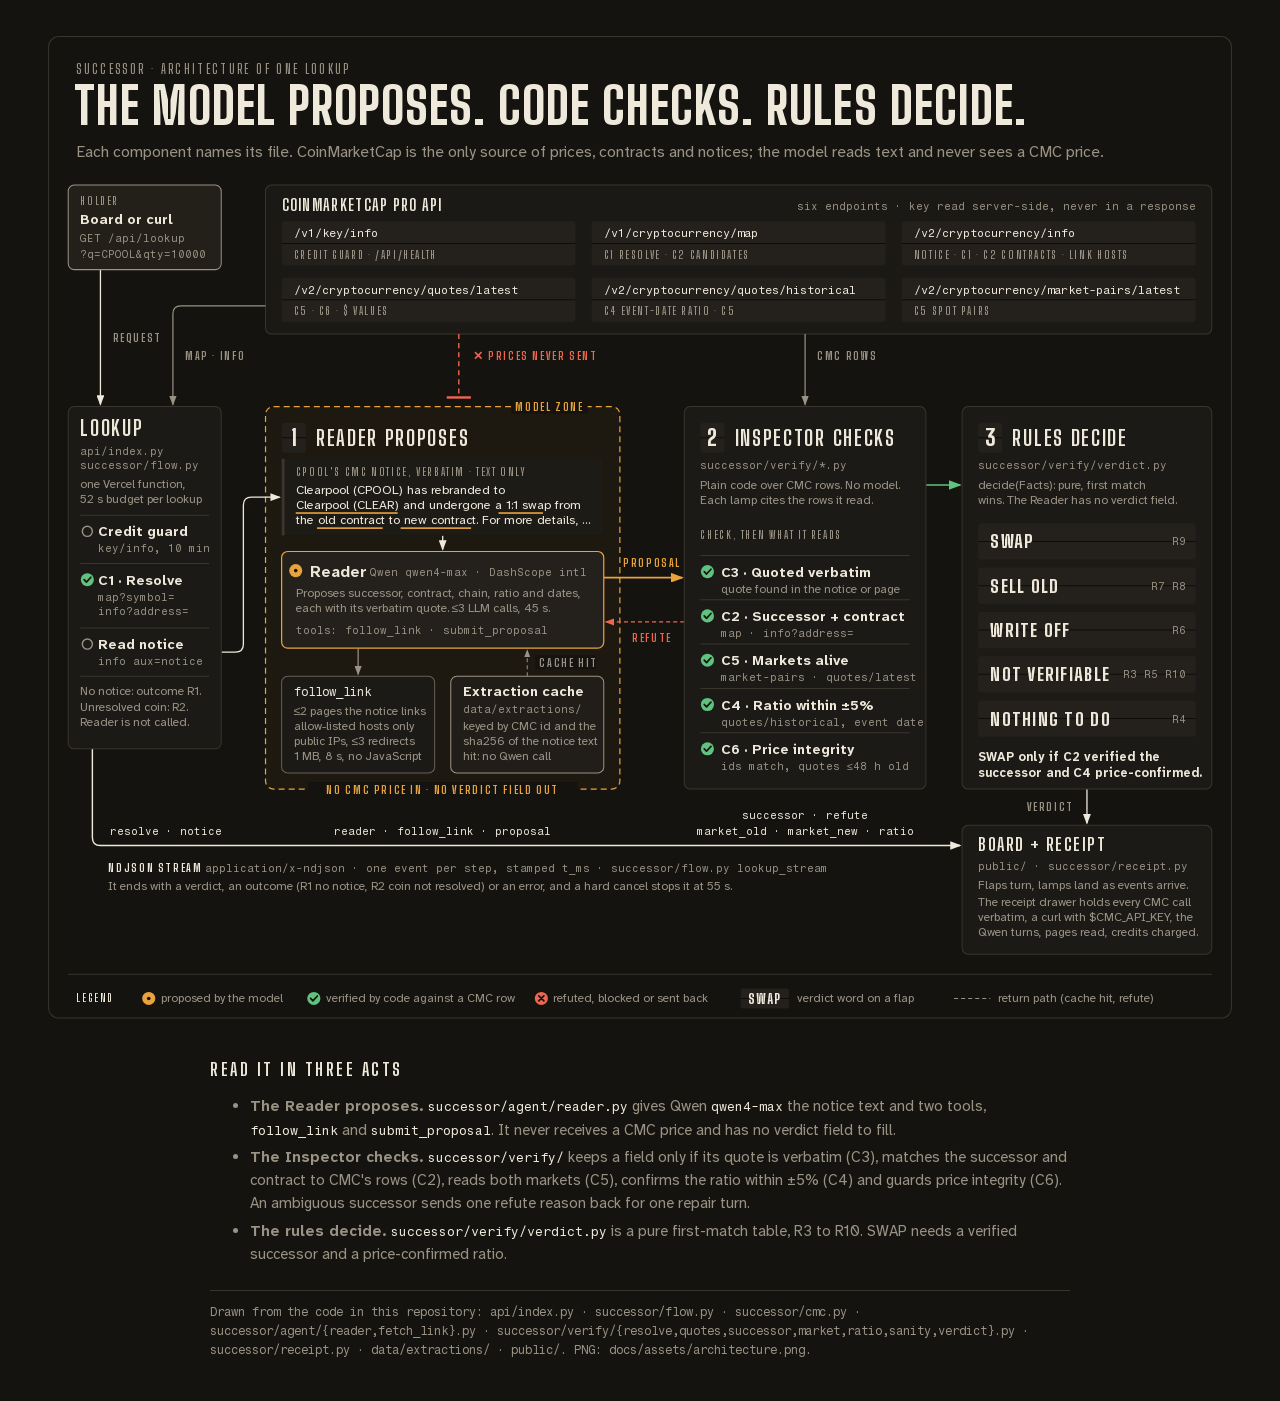
<file: docs/architecture.html>
<!doctype html>
<html lang="en">
<head>
<meta charset="utf-8">
<meta name="viewport" content="width=device-width, initial-scale=1">
<title>Successor architecture</title>
<meta name="description" content="How one Successor lookup works: the Reader (Qwen qwen4-max) proposes from CoinMarketCap's notice text, plain code checks every field against CMC rows, and a pure rule table picks the verdict.">
<style>
/* Big Shoulders Display, Atkinson Hyperlegible Next and Fragment Mono: SIL Open Font License 1.1, latin subsets, embedded so the file needs no network */
@font-face { font-family: 'Big Shoulders Display'; font-weight: 100 900; font-style: normal; src: url([data-uri]) format('woff2'); }
@font-face { font-family: 'Atkinson Hyperlegible Next'; font-weight: 200 800; font-style: normal; src: url([data-uri]) format('woff2'); }
@font-face { font-family: 'Fragment Mono'; font-weight: 400; font-style: normal; src: url([data-uri]) format('woff2'); }
:root {
  --bg: #15130F; --flap: #24211C; --hinge: #0D0C0A; --ink: #EFE9DC; --muted: #9A9284; --rule: #3A352D;
  --before: #E8A33D; --after: #5FC27E; --refuted: #EE6650;
  --font-display: "Big Shoulders Display", "Oswald", "Arial Narrow", sans-serif;
  --font-body: "Atkinson Hyperlegible Next", "Atkinson Hyperlegible", "Verdana", sans-serif;
  --font-data: "Fragment Mono", "Menlo", monospace;
}
* { box-sizing: border-box; }
html, body { margin: 0; background: var(--bg); color: var(--ink); }
body { font: 16px/1.55 var(--font-body); }
main { max-width: 1240px; margin: 0 auto; padding: 24px 16px 40px; }
.diagram-container { width: 100%; overflow-x: auto; }
svg { width: 100%; min-width: 1200px; display: block; }
.notes { max-width: 860px; margin: 28px auto 0; color: var(--muted); font-size: 15px; }
.notes h2 { font: 700 18px/1.2 var(--font-display); letter-spacing: .14em; text-transform: uppercase; color: var(--ink); margin: 0 0 10px; }
.notes code { font: 13px var(--font-data); color: var(--ink); }
.notes li { margin: 4px 0; }
footer { max-width: 860px; margin: 24px auto 0; padding-top: 12px; border-top: 1px solid var(--rule); color: var(--muted); font: 12px/1.6 var(--font-data); }
@media print { .diagram-container { overflow-x: visible; } svg { min-width: 0; } }

/* diagram roles */
.d-eb   { font: 600 13px var(--font-display); letter-spacing: .18em; fill: var(--muted); }
.d-ttl  { font: 800 50px var(--font-display); letter-spacing: .02em; fill: var(--ink); }
.d-sub  { font: 400 15.5px var(--font-body); fill: var(--muted); }
.d-h    { font: 700 21px var(--font-display); letter-spacing: .08em; fill: var(--ink); }
.d-num  { font: 800 22px var(--font-display); fill: var(--ink); }
.d-nm   { font: 700 14px var(--font-body); fill: var(--ink); }
.d-nm16 { font: 700 16px var(--font-body); fill: var(--ink); }
.d-tx   { font: 400 12px var(--font-body); fill: var(--muted); }
.d-tx-ink { font: 400 12.5px var(--font-body); fill: var(--ink); }
.d-gate { font: 700 12.5px var(--font-body); fill: var(--ink); }
.d-mono { font: 400 10.5px var(--font-data); fill: var(--muted); }
.d-mono-ink { font: 400 12px var(--font-data); fill: var(--ink); }
.d-path { font: 400 11.5px var(--font-data); fill: var(--ink); }
.d-tag  { font: 600 11.5px var(--font-display); letter-spacing: .14em; fill: var(--muted); }
.d-lab  { font: 700 11.5px var(--font-display); letter-spacing: .14em; fill: var(--muted); }
.d-blade { font: 800 18px var(--font-display); letter-spacing: .07em; fill: var(--ink); }
.d-ev   { font: 400 10.5px var(--font-data); fill: var(--ink); }
</style>
</head>
<body>
<main>
<div class="diagram-container">
<svg viewBox="0 0 1200 1000" xmlns="http://www.w3.org/2000/svg" role="img" aria-labelledby="architecture-title architecture-desc">
  <title id="architecture-title">Successor: how one lookup works</title>
  <desc id="architecture-desc">A holder's GET /api/lookup is resolved against CoinMarketCap; the Reader (Qwen qwen4-max) reads only the notice text and proposes the successor with verbatim quotes; plain code checks C3, C2, C5, C4 and C6 against CMC rows from six endpoints; a pure rule table picks SWAP, SELL OLD, WRITE OFF, NOT VERIFIABLE or NOTHING TO DO; every step streams as NDJSON to the board and its receipt drawer. CMC prices never reach the model and the model has no verdict field.</desc>
  <defs>
    <marker id="architecture-arrow" markerWidth="8" markerHeight="6" refX="7" refY="3" orient="auto"><polygon points="0 0, 8 3, 0 6" fill="#9A9284"/></marker>
    <marker id="architecture-arrow-ink" markerWidth="8" markerHeight="6" refX="7" refY="3" orient="auto"><polygon points="0 0, 8 3, 0 6" fill="#EFE9DC"/></marker>
    <marker id="architecture-arrow-before" markerWidth="8" markerHeight="6" refX="7" refY="3" orient="auto"><polygon points="0 0, 8 3, 0 6" fill="#E8A33D"/></marker>
    <marker id="architecture-arrow-after" markerWidth="8" markerHeight="6" refX="7" refY="3" orient="auto"><polygon points="0 0, 8 3, 0 6" fill="#5FC27E"/></marker>
    <marker id="architecture-arrow-refuted" markerWidth="8" markerHeight="6" refX="7" refY="3" orient="auto"><polygon points="0 0, 8 3, 0 6" fill="#EE6650"/></marker>
  </defs>

  <!-- ground + board frame -->
  <rect width="1200" height="1000" fill="#15130F"/>
  <rect x="12.5" y="12.5" width="1175" height="975" rx="10" fill="none" stroke="#3A352D"/>

  <!-- ===== header ===== -->
  <text class="d-eb" x="40" y="50">SUCCESSOR · ARCHITECTURE OF ONE LOOKUP</text>
  <text class="d-ttl" x="38" y="100">THE MODEL PROPOSES. CODE CHECKS. RULES DECIDE.</text>
  <text class="d-sub" x="40" y="132">Each component names its file. CoinMarketCap is the only source of prices, contracts and notices; the model reads text and never sees a CMC price.</text>

  <!-- ===== zones (drawn first) ===== -->
  <!-- CMC band -->
  <rect x="228" y="160" width="940" height="148" rx="6" fill="#EFE9DC" fill-opacity="0.025" stroke="#3A352D"/>
  <!-- model zone: dashed amber boundary -->
  <rect x="228" y="380" width="352" height="380" rx="8" fill="#E8A33D" fill-opacity="0.035" stroke="#E8A33D" stroke-width="1.2" stroke-dasharray="6,4"/>
  <rect x="472" y="373" width="76" height="14" fill="#15130F"/>
  <text class="d-lab" x="510" y="384.5" text-anchor="middle" fill="#E8A33D" style="fill:#E8A33D">MODEL ZONE</text>
  <rect x="270" y="753" width="268" height="14" fill="#15130F"/>
  <text class="d-lab" x="404" y="764.5" text-anchor="middle" style="fill:#E8A33D">NO CMC PRICE IN · NO VERDICT FIELD OUT</text>

  <!-- ===== connectors (before nodes) ===== -->
  <!-- holder -> lookup -->
  <line x1="64" y1="244" x2="64" y2="378" stroke="#EFE9DC" stroke-width="1.3" marker-end="url(#architecture-arrow-ink)"/>
  <rect x="72" y="304" width="52" height="14" fill="#15130F"/>
  <text class="d-lab" x="76" y="315.5">REQUEST</text>
  <!-- CMC band -> lookup (map, info) -->
  <path d="M228,280 H144 Q136,280 136,288 V378" fill="none" stroke="#9A9284" stroke-width="1.2" marker-end="url(#architecture-arrow)"/>
  <rect x="144" y="322" width="68" height="14" fill="#15130F"/>
  <text class="d-lab" x="148" y="333.5">MAP · INFO</text>
  <!-- forbidden: prices -> model zone, stopped at the boundary -->
  <line x1="420" y1="308" x2="420" y2="370" stroke="#EE6650" stroke-width="1.4" stroke-dasharray="5,4"/>
  <line x1="408" y1="371" x2="432" y2="371" stroke="#EE6650" stroke-width="2.4"/>
  <rect x="430" y="322" width="118" height="14" fill="#15130F"/>
  <text class="d-lab" x="434" y="333.5" style="fill:#EE6650">✕ PRICES NEVER SENT</text>
  <!-- CMC band -> inspector -->
  <line x1="764" y1="308" x2="764" y2="378" stroke="#9A9284" stroke-width="1.2" marker-end="url(#architecture-arrow)"/>
  <rect x="772" y="322" width="64" height="14" fill="#15130F"/>
  <text class="d-lab" x="776" y="333.5">CMC ROWS</text>
  <!-- lookup (read notice) -> notice card -->
  <path d="M184,624 H198 Q206,624 206,616 V478 Q206,470 214,470 H242" fill="none" stroke="#EFE9DC" stroke-width="1.3" marker-end="url(#architecture-arrow-ink)"/>
  <!-- notice -> reader -->
  <line x1="404" y1="508" x2="404" y2="522" stroke="#EFE9DC" stroke-width="1.3" marker-end="url(#architecture-arrow-ink)"/>
  <!-- reader -> follow_link -->
  <line x1="320" y1="620" x2="320" y2="646" stroke="#9A9284" stroke-width="1.2" marker-end="url(#architecture-arrow)"/>
  <!-- cache hit -> reader (return, dashed) -->
  <line x1="488" y1="648" x2="488" y2="622" stroke="#9A9284" stroke-width="1" stroke-dasharray="4,3" marker-end="url(#architecture-arrow)"/>
  <rect x="496" y="627" width="60" height="14" fill="#15130F"/>
  <text class="d-lab" x="500" y="638.5">CACHE HIT</text>
  <!-- reader -> inspector: the proposal (amber = proposed) -->
  <line x1="564" y1="550" x2="642" y2="550" stroke="#E8A33D" stroke-width="1.6" marker-end="url(#architecture-arrow-before)"/>
  <rect x="584" y="528" width="56" height="14" fill="#15130F"/>
  <text class="d-lab" x="612" y="539.5" text-anchor="middle" style="fill:#E8A33D">PROPOSAL</text>
  <!-- inspector C2 -> reader: one refute reason (dashed red) -->
  <line x1="644" y1="594" x2="566" y2="594" stroke="#EE6650" stroke-width="1.2" stroke-dasharray="4,3" marker-end="url(#architecture-arrow-refuted)"/>
  <rect x="588" y="602" width="48" height="14" fill="#15130F"/>
  <text class="d-lab" x="612" y="613.5" text-anchor="middle" style="fill:#EE6650">REFUTE</text>
  <!-- inspector -> rules: facts (green = verified) -->
  <line x1="884" y1="458" x2="918" y2="458" stroke="#5FC27E" stroke-width="1.6" marker-end="url(#architecture-arrow-after)"/>
  <!-- rules -> board: the verdict event -->
  <line x1="1044" y1="760" x2="1044" y2="794" stroke="#EFE9DC" stroke-width="1.3" marker-end="url(#architecture-arrow-ink)"/>
  <rect x="980" y="770" width="56" height="14" fill="#15130F"/>
  <text class="d-lab" x="984" y="781.5">VERDICT</text>
  <!-- the NDJSON rail: every step, from flow.lookup_stream to the board -->
  <path d="M56,720 V808 Q56,816 64,816 H918" fill="none" stroke="#EFE9DC" stroke-width="1.4" marker-end="url(#architecture-arrow-ink)"/>
  <rect x="70" y="796" width="108" height="14" fill="#15130F"/>
  <text class="d-ev" x="74" y="806">resolve · notice</text>
  <rect x="304" y="796" width="200" height="14" fill="#15130F"/>
  <text class="d-ev" x="404" y="806" text-anchor="middle">reader · follow_link · proposal</text>
  <rect x="660" y="780" width="208" height="30" fill="#15130F"/>
  <text class="d-ev" x="764" y="790" text-anchor="middle">successor · refute</text>
  <text class="d-ev" x="764" y="806" text-anchor="middle">market_old · market_new · ratio</text>
  <text class="d-lab" x="72" y="842" style="fill:#EFE9DC">NDJSON STREAM</text>
  <text class="d-mono" x="168" y="842">application/x-ndjson · one event per step, stamped t_ms · successor/flow.py lookup_stream</text>
  <text class="d-tx" x="72" y="860">It ends with a verdict, an outcome (R1 no notice, R2 coin not resolved) or an error, and a hard cancel stops it at 55 s.</text>

  <!-- ===== nodes ===== -->
  <!-- CMC band contents -->
  <text class="d-h" x="244" y="186" style="font-size:16px">COINMARKETCAP PRO API</text>
  <text class="d-mono" x="1152" y="185" text-anchor="end">six endpoints · key read server-side, never in a response</text>
  <g>
    <rect x="244" y="196" width="292" height="44" rx="3" fill="#24211C"/><line x1="244" y1="218" x2="536" y2="218" stroke="#0D0C0A"/>
    <text class="d-path" x="256" y="212">/v1/key/info</text><text class="d-tag" x="256" y="233.5">CREDIT GUARD · /API/HEALTH</text>
    <rect x="552" y="196" width="292" height="44" rx="3" fill="#24211C"/><line x1="552" y1="218" x2="844" y2="218" stroke="#0D0C0A"/>
    <text class="d-path" x="564" y="212">/v1/cryptocurrency/map</text><text class="d-tag" x="564" y="233.5">C1 RESOLVE · C2 CANDIDATES</text>
    <rect x="860" y="196" width="292" height="44" rx="3" fill="#24211C"/><line x1="860" y1="218" x2="1152" y2="218" stroke="#0D0C0A"/>
    <text class="d-path" x="872" y="212">/v2/cryptocurrency/info</text><text class="d-tag" x="872" y="233.5">NOTICE · C1 · C2 CONTRACTS · LINK HOSTS</text>
    <rect x="244" y="252" width="292" height="44" rx="3" fill="#24211C"/><line x1="244" y1="274" x2="536" y2="274" stroke="#0D0C0A"/>
    <text class="d-path" x="256" y="268">/v2/cryptocurrency/quotes/latest</text><text class="d-tag" x="256" y="289.5">C5 · C6 · $ VALUES</text>
    <rect x="552" y="252" width="292" height="44" rx="3" fill="#24211C"/><line x1="552" y1="274" x2="844" y2="274" stroke="#0D0C0A"/>
    <text class="d-path" x="564" y="268">/v2/cryptocurrency/quotes/historical</text><text class="d-tag" x="564" y="289.5">C4 EVENT-DATE RATIO · C5</text>
    <rect x="860" y="252" width="292" height="44" rx="3" fill="#24211C"/><line x1="860" y1="274" x2="1152" y2="274" stroke="#0D0C0A"/>
    <text class="d-path" x="872" y="268">/v2/cryptocurrency/market-pairs/latest</text><text class="d-tag" x="872" y="289.5">C5 SPOT PAIRS</text>
  </g>

  <!-- holder -->
  <rect x="32" y="160" width="152" height="84" rx="6" fill="#15130F"/>
  <rect x="32" y="160" width="152" height="84" rx="6" fill="#9A9284" fill-opacity="0.10" stroke="#9A9284"/>
  <text class="d-tag" x="44" y="180">HOLDER</text>
  <text class="d-nm" x="44" y="199">Board or curl</text>
  <text class="d-mono" x="44" y="217">GET /api/lookup</text>
  <text class="d-mono" x="44" y="232">?q=CPOOL&amp;qty=10000</text>

  <!-- lookup orchestrator -->
  <rect x="32" y="380" width="152" height="340" rx="6" fill="#15130F"/>
  <rect x="32" y="380" width="152" height="340" rx="6" fill="#EFE9DC" fill-opacity="0.03" stroke="#3A352D"/>
  <text class="d-h" x="44" y="409">LOOKUP</text>
  <text class="d-mono" x="44" y="428">api/index.py</text>
  <text class="d-mono" x="44" y="442">successor/flow.py</text>
  <text class="d-tx" x="44" y="461">one Vercel function,</text>
  <text class="d-tx" x="44" y="476">52 s budget per lookup</text>
  <line x1="44" y1="488" x2="172" y2="488" stroke="#3A352D"/>
  <circle cx="51" cy="504" r="5" fill="none" stroke="#9A9284" stroke-width="1.4"/>
  <text class="d-nm" x="62" y="509">Credit guard</text>
  <text class="d-mono" x="62" y="525">key/info, 10 min</text>
  <line x1="44" y1="536" x2="172" y2="536" stroke="#3A352D"/>
  <circle cx="51" cy="552" r="6.5" fill="#5FC27E"/><path d="M47.8,552 l2.3,2.4 l4.4,-4.8" fill="none" stroke="#15130F" stroke-width="1.7" stroke-linecap="round" stroke-linejoin="round"/>
  <text class="d-nm" x="62" y="557">C1 · Resolve</text>
  <text class="d-mono" x="62" y="573">map?symbol=</text>
  <text class="d-mono" x="62" y="587">info?address=</text>
  <line x1="44" y1="600" x2="172" y2="600" stroke="#3A352D"/>
  <circle cx="51" cy="616" r="5" fill="none" stroke="#9A9284" stroke-width="1.4"/>
  <text class="d-nm" x="62" y="621">Read notice</text>
  <text class="d-mono" x="62" y="637">info aux=notice</text>
  <line x1="44" y1="648" x2="172" y2="648" stroke="#3A352D"/>
  <text class="d-tx" x="44" y="667">No notice: outcome R1.</text>
  <text class="d-tx" x="44" y="682">Unresolved coin: R2.</text>
  <text class="d-tx" x="44" y="697">Reader is not called.</text>

  <!-- model zone contents -->
  <rect x="244" y="396" width="24" height="30" rx="3" fill="#24211C"/><line x1="244" y1="411" x2="268" y2="411" stroke="#0D0C0A"/>
  <text class="d-num" x="256" y="419" text-anchor="middle">1</text>
  <text class="d-h" x="278" y="419">READER PROPOSES</text>

  <!-- notice card -->
  <rect x="244" y="432" width="320" height="76" rx="4" fill="#15130F"/>
  <rect x="244" y="432" width="320" height="76" rx="4" fill="#24211C" fill-opacity="0.6"/>
  <rect x="244" y="432" width="3" height="76" fill="#3A352D"/>
  <text class="d-tag" x="258" y="449">CPOOL'S CMC NOTICE, VERBATIM · TEXT ONLY</text>
  <!-- proposed spans: amber underline, measured at build time -->
  <rect x="258.0" y="485.0" width="101.3" height="1.6" fill="#E8A33D"/>
  <rect x="459.4" y="485.0" width="44.2" height="1.6" fill="#E8A33D"/>
  <rect x="279.2" y="500.0" width="65.2" height="1.6" fill="#E8A33D"/>
  <rect x="362.2" y="500.0" width="70.0" height="1.6" fill="#E8A33D"/>
  <text class="d-tx-ink" x="258" y="467">Clearpool (CPOOL) has rebranded to</text>
  <text class="d-tx-ink" x="258" y="482"><tspan class="u">Clearpool (CLEAR)</tspan> and undergone a <tspan class="u">1:1 swap</tspan> from</text>
  <text class="d-tx-ink" x="258" y="497">the <tspan class="u">old contract</tspan> to <tspan class="u">new contract</tspan>. For more details, …</text>

  <!-- reader -->
  <rect x="244" y="524" width="320" height="96" rx="6" fill="#15130F"/>
  <rect x="244" y="524" width="320" height="96" rx="6" fill="#24211C" stroke="#E8A33D" stroke-width="1.2"/>
  <circle cx="258" cy="543" r="6.5" fill="#E8A33D"/><circle cx="258" cy="543" r="1.8" fill="#15130F"/>
  <text class="d-nm16" x="272" y="549">Reader</text>
  <text class="d-mono" x="332" y="548">Qwen qwen4-max · DashScope intl</text>
  <text class="d-tx" x="258" y="569">Proposes successor, contract, chain, ratio and dates,</text>
  <text class="d-tx" x="258" y="584">each with its verbatim quote. ≤3 LLM calls, 45 s.</text>
  <text class="d-mono" x="258" y="606">tools: follow_link · submit_proposal</text>

  <!-- follow_link -->
  <rect x="244" y="648" width="152" height="96" rx="6" fill="#15130F"/>
  <rect x="244" y="648" width="152" height="96" rx="6" fill="#EFE9DC" fill-opacity="0.03" stroke="#9A9284" stroke-opacity="0.6"/>
  <text class="d-mono-ink" x="256" y="668">follow_link</text>
  <text class="d-tx" x="256" y="686">≤2 pages the notice links</text>
  <text class="d-tx" x="256" y="701">allow-listed hosts only</text>
  <text class="d-tx" x="256" y="716">public IPs, ≤3 redirects</text>
  <text class="d-tx" x="256" y="731">1 MB, 8 s, no JavaScript</text>

  <!-- extraction cache -->
  <rect x="412" y="648" width="152" height="96" rx="6" fill="#15130F"/>
  <rect x="412" y="648" width="152" height="96" rx="6" fill="#EFE9DC" fill-opacity="0.05" stroke="#9A9284"/>
  <text class="d-nm" x="424" y="668">Extraction cache</text>
  <text class="d-mono" x="424" y="684">data/extractions/</text>
  <text class="d-tx" x="424" y="701">keyed by CMC id and the</text>
  <text class="d-tx" x="424" y="716">sha256 of the notice text</text>
  <text class="d-tx" x="424" y="731">hit: no Qwen call</text>

  <!-- inspector -->
  <rect x="644" y="380" width="240" height="380" rx="6" fill="#15130F"/>
  <rect x="644" y="380" width="240" height="380" rx="6" fill="#EFE9DC" fill-opacity="0.03" stroke="#3A352D"/>
  <rect x="660" y="396" width="24" height="30" rx="3" fill="#24211C"/><line x1="660" y1="411" x2="684" y2="411" stroke="#0D0C0A"/>
  <text class="d-num" x="672" y="419" text-anchor="middle">2</text>
  <text class="d-h" x="694" y="419">INSPECTOR CHECKS</text>
  <text class="d-mono" x="660" y="442">successor/verify/*.py</text>
  <text class="d-tx" x="660" y="462">Plain code over CMC rows. No model.</text>
  <text class="d-tx" x="660" y="477">Each lamp cites the rows it read.</text>
  <text class="d-tag" x="660" y="512">CHECK, THEN WHAT IT READS</text>
  <line x1="660" y1="528" x2="868" y2="528" stroke="#3A352D"/>
  <!-- C3 -->
  <circle cx="667" cy="544" r="6.5" fill="#5FC27E"/><path d="M663.8,544 l2.3,2.4 l4.4,-4.8" fill="none" stroke="#15130F" stroke-width="1.7" stroke-linecap="round" stroke-linejoin="round"/>
  <text class="d-nm" x="680" y="549">C3 · Quoted verbatim</text>
  <text class="d-tx" x="680" y="565">quote found in the notice or page</text>
  <line x1="660" y1="572" x2="868" y2="572" stroke="#3A352D"/>
  <!-- C2 -->
  <circle cx="667" cy="588" r="6.5" fill="#5FC27E"/><path d="M663.8,588 l2.3,2.4 l4.4,-4.8" fill="none" stroke="#15130F" stroke-width="1.7" stroke-linecap="round" stroke-linejoin="round"/>
  <text class="d-nm" x="680" y="593">C2 · Successor + contract</text>
  <text class="d-mono" x="680" y="609">map · info?address=</text>
  <line x1="660" y1="616" x2="868" y2="616" stroke="#3A352D"/>
  <!-- C5 -->
  <circle cx="667" cy="632" r="6.5" fill="#5FC27E"/><path d="M663.8,632 l2.3,2.4 l4.4,-4.8" fill="none" stroke="#15130F" stroke-width="1.7" stroke-linecap="round" stroke-linejoin="round"/>
  <text class="d-nm" x="680" y="637">C5 · Markets alive</text>
  <text class="d-mono" x="680" y="653">market-pairs · quotes/latest</text>
  <line x1="660" y1="660" x2="868" y2="660" stroke="#3A352D"/>
  <!-- C4 -->
  <circle cx="667" cy="676" r="6.5" fill="#5FC27E"/><path d="M663.8,676 l2.3,2.4 l4.4,-4.8" fill="none" stroke="#15130F" stroke-width="1.7" stroke-linecap="round" stroke-linejoin="round"/>
  <text class="d-nm" x="680" y="681">C4 · Ratio within ±5%</text>
  <text class="d-mono" x="680" y="697">quotes/historical, event date</text>
  <line x1="660" y1="704" x2="868" y2="704" stroke="#3A352D"/>
  <!-- C6 -->
  <circle cx="667" cy="720" r="6.5" fill="#5FC27E"/><path d="M663.8,720 l2.3,2.4 l4.4,-4.8" fill="none" stroke="#15130F" stroke-width="1.7" stroke-linecap="round" stroke-linejoin="round"/>
  <text class="d-nm" x="680" y="725">C6 · Price integrity</text>
  <text class="d-mono" x="680" y="741">ids match, quotes ≤48 h old</text>

  <!-- rules -->
  <rect x="920" y="380" width="248" height="380" rx="6" fill="#15130F"/>
  <rect x="920" y="380" width="248" height="380" rx="6" fill="#EFE9DC" fill-opacity="0.03" stroke="#3A352D"/>
  <rect x="936" y="396" width="24" height="30" rx="3" fill="#24211C"/><line x1="936" y1="411" x2="960" y2="411" stroke="#0D0C0A"/>
  <text class="d-num" x="948" y="419" text-anchor="middle">3</text>
  <text class="d-h" x="970" y="419">RULES DECIDE</text>
  <text class="d-mono" x="936" y="442">successor/verify/verdict.py</text>
  <text class="d-tx" x="936" y="462">decide(Facts): pure, first match</text>
  <text class="d-tx" x="936" y="477">wins. The Reader has no verdict field.</text>
  <g>
    <rect x="936" y="496" width="216" height="36" rx="3" fill="#24211C"/><line x1="936" y1="514" x2="1152" y2="514" stroke="#0D0C0A"/>
    <text class="d-blade" x="948" y="521">SWAP</text><text class="d-mono" x="1142" y="518" text-anchor="end">R9</text>
    <rect x="936" y="540" width="216" height="36" rx="3" fill="#24211C"/><line x1="936" y1="558" x2="1152" y2="558" stroke="#0D0C0A"/>
    <text class="d-blade" x="948" y="565">SELL OLD</text><text class="d-mono" x="1142" y="562" text-anchor="end">R7 R8</text>
    <rect x="936" y="584" width="216" height="36" rx="3" fill="#24211C"/><line x1="936" y1="602" x2="1152" y2="602" stroke="#0D0C0A"/>
    <text class="d-blade" x="948" y="609">WRITE OFF</text><text class="d-mono" x="1142" y="606" text-anchor="end">R6</text>
    <rect x="936" y="628" width="216" height="36" rx="3" fill="#24211C"/><line x1="936" y1="646" x2="1152" y2="646" stroke="#0D0C0A"/>
    <text class="d-blade" x="948" y="653">NOT VERIFIABLE</text><text class="d-mono" x="1142" y="650" text-anchor="end">R3 R5 R10</text>
    <rect x="936" y="672" width="216" height="36" rx="3" fill="#24211C"/><line x1="936" y1="690" x2="1152" y2="690" stroke="#0D0C0A"/>
    <text class="d-blade" x="948" y="697">NOTHING TO DO</text><text class="d-mono" x="1142" y="694" text-anchor="end">R4</text>
  </g>
  <text class="d-gate" x="936" y="732">SWAP only if C2 verified the</text>
  <text class="d-gate" x="936" y="748">successor and C4 price-confirmed.</text>

  <!-- board + receipt -->
  <rect x="920" y="796" width="248" height="128" rx="6" fill="#15130F"/>
  <rect x="920" y="796" width="248" height="128" rx="6" fill="#EFE9DC" fill-opacity="0.03" stroke="#3A352D"/>
  <text class="d-h" x="936" y="822" style="font-size:18px">BOARD + RECEIPT</text>
  <text class="d-mono" x="936" y="840">public/ · successor/receipt.py</text>
  <text class="d-tx" x="936" y="859">Flaps turn, lamps land as events arrive.</text>
  <text class="d-tx" x="936" y="876">The receipt drawer holds every CMC call</text>
  <text class="d-tx" x="936" y="891">verbatim, a curl with $CMC_API_KEY, the</text>
  <text class="d-tx" x="936" y="906">Qwen turns, pages read, credits charged.</text>

  <!-- ===== legend ===== -->
  <line x1="32" y1="944" x2="1168" y2="944" stroke="#3A352D"/>
  <text class="d-tag" x="40" y="972" style="fill:#EFE9DC">LEGEND</text>
  <circle cx="112" cy="968" r="6.5" fill="#E8A33D"/><circle cx="112" cy="968" r="1.8" fill="#15130F"/>
  <text class="d-tx" x="124" y="972">proposed by the model</text>
  <circle cx="276" cy="968" r="6.5" fill="#5FC27E"/><path d="M272.8,968 l2.3,2.4 l4.4,-4.8" fill="none" stroke="#15130F" stroke-width="1.7" stroke-linecap="round" stroke-linejoin="round"/>
  <text class="d-tx" x="288" y="972">verified by code against a CMC row</text>
  <circle cx="502" cy="968" r="6.5" fill="#EE6650"/><path d="M499.5,965.5 l5,5 M504.5,965.5 l-5,5" stroke="#15130F" stroke-width="1.7" stroke-linecap="round"/>
  <text class="d-tx" x="514" y="972">refuted, blocked or sent back</text>
  <rect x="700" y="958" width="48" height="20" rx="2" fill="#24211C"/><line x1="700" y1="968" x2="748" y2="968" stroke="#0D0C0A"/><text class="d-blade" x="724" y="973.5" text-anchor="middle" style="font-size:13px">SWAP</text>
  <text class="d-tx" x="756" y="972">verdict word on a flap</text>
  <line x1="912" y1="968" x2="948" y2="968" stroke="#9A9284" stroke-dasharray="4,3"/>
  <text class="d-tx" x="956" y="972">return path (cache hit, refute)</text>
</svg>
</div>

<section class="notes">
  <h2>Read it in three acts</h2>
  <ul>
    <li><b>The Reader proposes.</b> <code>successor/agent/reader.py</code> gives Qwen <code>qwen4-max</code> the notice text and two tools, <code>follow_link</code> and <code>submit_proposal</code>. It never receives a CMC price and has no verdict field to fill.</li>
    <li><b>The Inspector checks.</b> <code>successor/verify/</code> keeps a field only if its quote is verbatim (C3), matches the successor and contract to CMC's rows (C2), reads both markets (C5), confirms the ratio within ±5% (C4) and guards price integrity (C6). An ambiguous successor sends one refute reason back for one repair turn.</li>
    <li><b>The rules decide.</b> <code>successor/verify/verdict.py</code> is a pure first-match table, R3 to R10. SWAP needs a verified successor and a price-confirmed ratio.</li>
  </ul>
</section>
<footer>Drawn from the code in this repository: api/index.py · successor/flow.py · successor/cmc.py · successor/agent/{reader,fetch_link}.py · successor/verify/{resolve,quotes,successor,market,ratio,sanity,verdict}.py · successor/receipt.py · data/extractions/ · public/. PNG: docs/assets/architecture.png.</footer>
</main>
</body>
</html>
</file>
